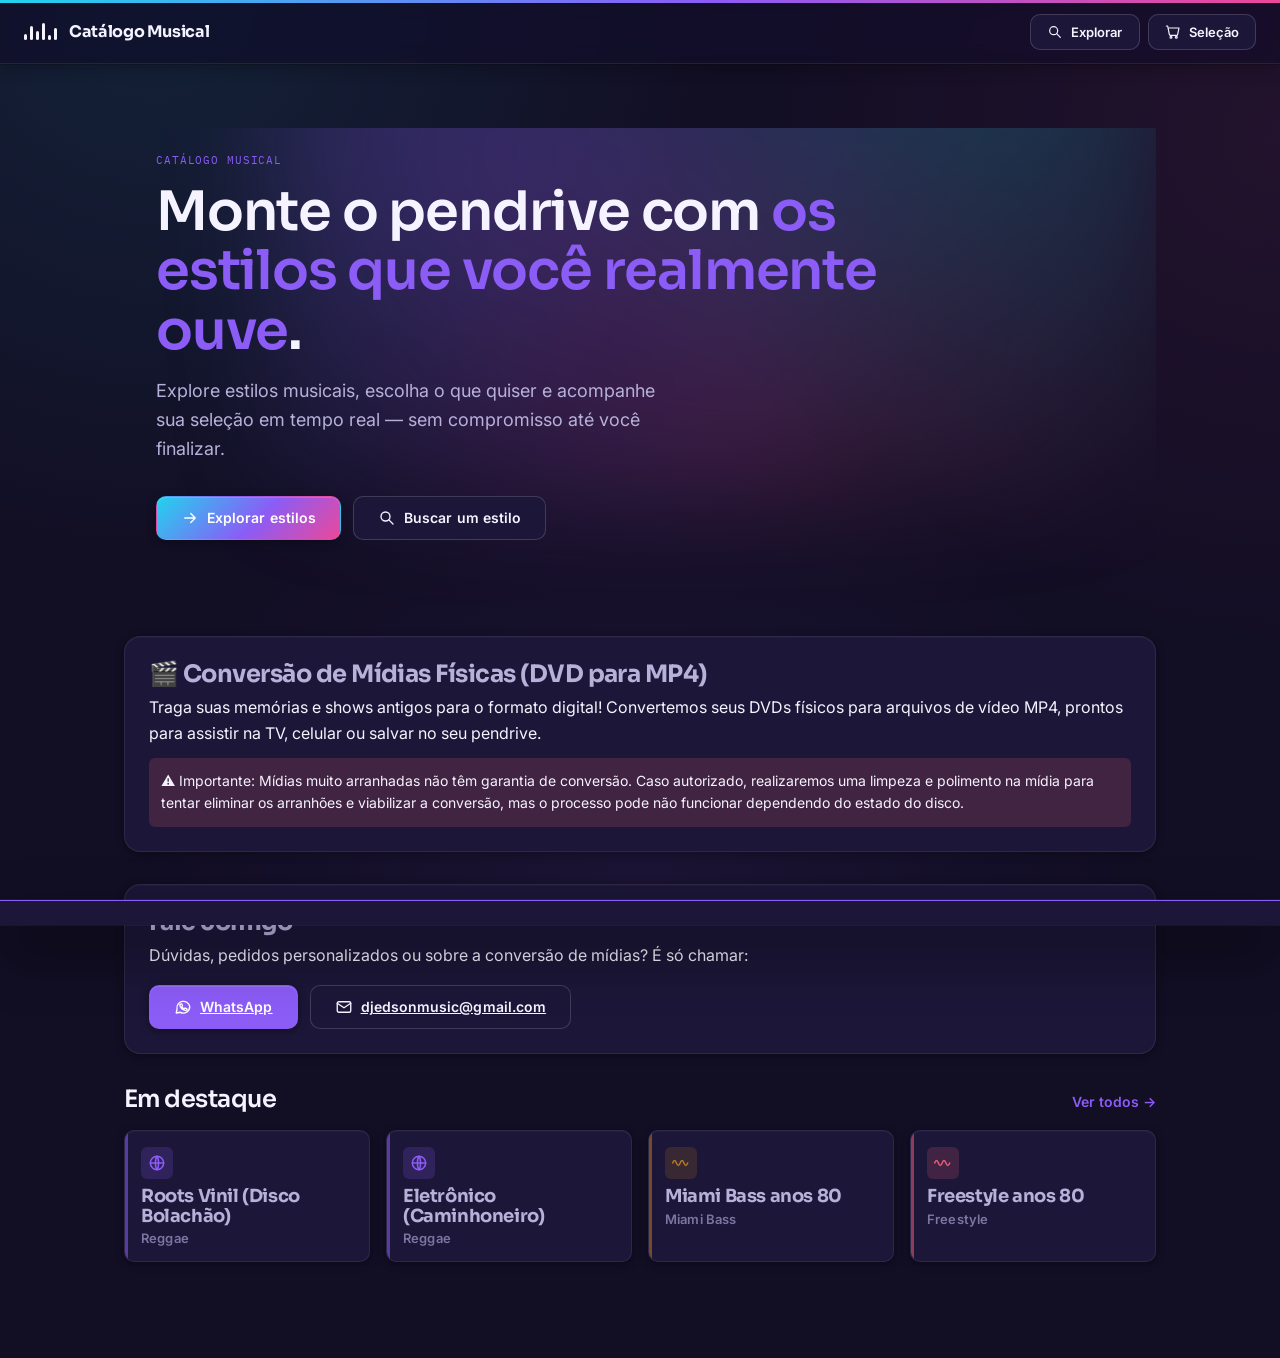
<file: index.html>
<!DOCTYPE html>
<html lang="pt-BR">
<head>
  <meta charset="UTF-8" />
  <meta name="viewport" content="width=device-width, initial-scale=1, viewport-fit=cover" />
  <title>Catálogo Musical — Monte seu pendrive</title>
  <meta name="description" content="Explore estilos musicais e monte seu pendrive personalizado." />
  <link rel="icon" href="data:image/svg+xml,%3Csvg xmlns='http://www.w3.org/2000/svg' viewBox='0 0 24 24'%3E%3Crect width='24' height='24' rx='6' fill='%234F46E5'/%3E%3Cpath d='M9 7v8.5a2.5 2.5 0 11-1.5-2.3V9l7-1.4V14a2.5 2.5 0 11-1.5-2.3V5.3z' fill='white'/%3E%3C/svg%3E">
  <link rel="preconnect" href="https://fonts.googleapis.com">
  <link rel="preconnect" href="https://fonts.gstatic.com" crossorigin>
  <link href="https://fonts.googleapis.com/css2?family=Sora:wght@600;700&family=Inter:wght@400;500;600&family=IBM+Plex+Mono:wght@500&display=swap" rel="stylesheet">
  <link rel="stylesheet" href="./styles.css" />
</head>
<body>
  <a href="#app" class="skip-link">Pular para o conteúdo</a>
  <div class="app-shell">
    <header id="app-header" class="app-header"></header>
    <main id="app" tabindex="-1"></main>
  </div>
  <div id="barra-selecao" class="selection-bar"></div>
  <div id="toast" class="toast" aria-live="polite"></div>

  <script type="module" src="./app.js"></script>
</body>
</html>
</file>
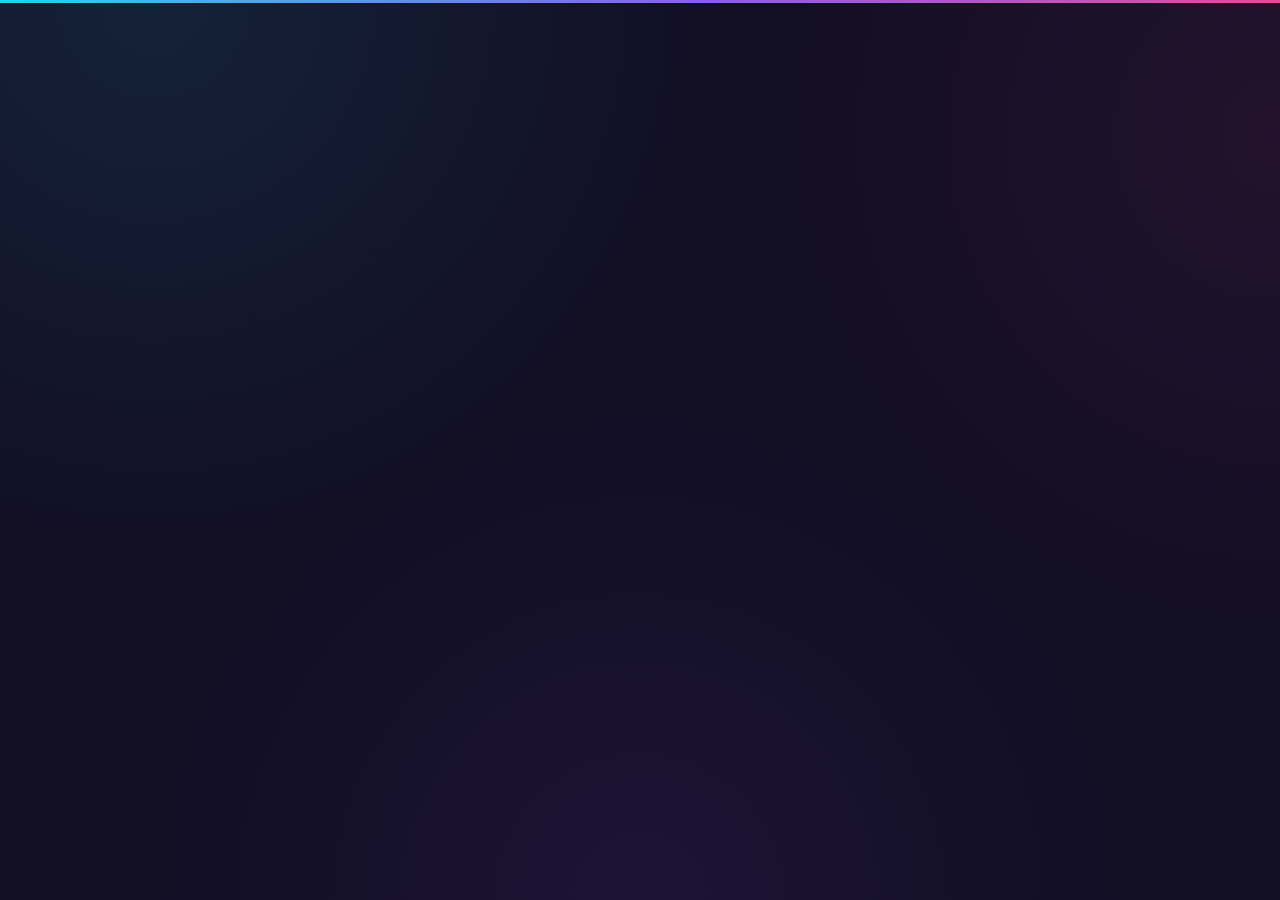
<file: admin.html>
<!DOCTYPE html>
<html lang="pt-BR">
<head>
  <meta charset="UTF-8" />
  <meta name="viewport" content="width=device-width, initial-scale=1, viewport-fit=cover" />
  <title>Admin — Estilos em Destaque | Catálogo Musical</title>
  <meta name="robots" content="noindex, nofollow" />
  <link rel="preconnect" href="https://fonts.googleapis.com">
  <link rel="preconnect" href="https://fonts.gstatic.com" crossorigin>
  <link href="https://fonts.googleapis.com/css2?family=Sora:wght@600;700&family=Inter:wght@400;500;600&family=IBM+Plex+Mono:wght@500&display=swap" rel="stylesheet">
  <link rel="stylesheet" href="./styles.css" />
  <link rel="stylesheet" href="./admin/admin.css" />
</head>
<body>
  <div class="app-shell">
    <main id="admin-app" class="container admin-app" tabindex="-1"></main>
  </div>
  <div id="toast" class="toast" aria-live="polite"></div>

  <script type="module" src="./admin/admin.js"></script>
</body>
</html>
</file>
<file: styles.css>
@import url('./design-system/tokens.css');
@import url('./design-system/components.css');

#app-header .brand svg { color: var(--color-accent); }
#app-header nav .btn svg { color: currentColor; }

/* Home — hero (sem inline styles nas telas, conforme Sprint 02) */
/* ============ Sprint 16 — Riqueza visual (gradiente, profundidade) ============ */

body {
  background-color: var(--color-bg);
  background-image:
    radial-gradient(circle at 12% 0%, rgba(34, 211, 238, 0.10), transparent 40%),
    radial-gradient(circle at 100% 15%, rgba(236, 72, 153, 0.08), transparent 35%),
    radial-gradient(circle at 50% 100%, rgba(139, 92, 246, 0.08), transparent 45%);
  background-attachment: fixed;
}

.app-header { box-shadow: 0 1px 0 rgba(0, 0, 0, 0.2), 0 4px 16px rgba(0, 0, 0, 0.25); }

/* Faixa de cor no topo da página — assinatura visual discreta */
body::before {
  content: "";
  position: fixed;
  top: 0; left: 0; right: 0;
  height: 3px;
  z-index: 200;
  background: var(--gradient-vivido);
}

.hero {
  position: relative;
  padding: var(--space-5) var(--space-5) var(--space-8) var(--space-6);
  overflow: hidden;
  isolation: isolate;
}
.hero::before {
  content: "";
  position: absolute;
  top: -180px;
  left: 50%;
  transform: translateX(-42%);
  width: 900px;
  height: 560px;
  background:
    radial-gradient(circle at 25% 35%, rgba(139, 92, 246, 0.30), transparent 60%),
    radial-gradient(circle at 78% 15%, rgba(34, 211, 238, 0.22), transparent 55%),
    radial-gradient(circle at 55% 85%, rgba(236, 72, 153, 0.18), transparent 60%);
  filter: blur(50px);
  z-index: -1;
  pointer-events: none;
}

.hero__title mark {
  background: none;
  color: var(--color-accent);
  font-weight: inherit;
  padding: 0;
}

.aviso-scroll-resultados {
  display: flex;
  align-items: center;
  gap: var(--space-2);
  margin-top: var(--space-3);
  color: var(--color-ink-faint);
  font-size: var(--text-xs);
}

/* Compensa o header fixo (sticky) para o alvo do scroll suave não ficar escondido atrás dele. */
#contador-resultado { scroll-margin-top: 80px; }

/* Cards com um pouco mais de presença mesmo em repouso */
.style-card { box-shadow: var(--shadow-sm); }
.card { box-shadow: var(--shadow-sm); }
.hero__title { font-size: var(--text-3xl); max-width: 20ch; margin-top: var(--space-3); }
.hero__lead { max-width: 46ch; margin-top: var(--space-4); font-size: var(--text-md); }
.hero__actions { display: flex; gap: var(--space-3); margin-top: var(--space-6); flex-wrap: wrap; }

.link-quiet {
  background: none;
  border: none;
  padding: var(--space-1) var(--space-2);
  margin-right: calc(var(--space-2) * -1);
  color: var(--color-accent);
  font-weight: 600;
  font-size: var(--text-sm);
  border-radius: var(--radius-sm);
  transition: background-color var(--duration-base) var(--ease-standard);
}
.link-quiet:hover { background: var(--color-accent-soft); }
.link-quiet:focus-visible { box-shadow: var(--shadow-focus); }

.chips-row { display: flex; gap: var(--space-2); flex-wrap: wrap; margin-top: var(--space-4); }

/* ============ Sprint 03 — Experiência ============ */

/* Contador de resultados da busca */
.result-counter {
  font-family: var(--font-mono);
  font-size: var(--text-xs);
  color: var(--color-ink-faint);
  margin-bottom: var(--space-4);
  min-height: 1em;
}

/* Contagem por categoria dentro do chip */
.chip__count {
  font-family: var(--font-mono);
  font-size: 0.6875rem;
  opacity: 0.65;
}

/* Agrupamento por categoria quando nenhum filtro está ativo */
.category-group + .category-group { margin-top: var(--space-7); }
.category-group__title {
  font-family: var(--font-display);
  font-size: var(--text-md);
  font-weight: 600;
  margin-bottom: var(--space-4);
  padding-bottom: var(--space-3);
  border-bottom: 1px solid var(--color-border);
}

/* Destaque do termo buscado (busca "instantânea" com feedback visual) */
mark {
  background: var(--color-accent-soft);
  color: var(--color-accent-active);
  border-radius: 3px;
  padding: 0 2px;
  font-weight: 700;
}

/* Selo "Selecionado" — pequena animação de entrada (feedback de seleção) */
.style-card__badge-selected--pop { animation: selo-pop var(--duration-base) var(--ease-standard); }
@keyframes selo-pop {
  from { transform: scale(0.6); opacity: 0; }
  to { transform: scale(1); opacity: 1; }
}

/* Toast de confirmação (adicionar/remover da seleção) */
.toast {
  position: fixed;
  left: 50%;
  bottom: calc(var(--space-6) + 64px);
  z-index: 60;
  transform: translate(-50%, 12px);
  opacity: 0;
  pointer-events: none;
  max-width: calc(100vw - var(--space-6));
  padding: var(--space-3) var(--space-5);
  border-radius: var(--radius-full);
  background: var(--color-bg-elevated);
  color: var(--color-ink);
  border: 1px solid var(--color-accent);
  font-size: var(--text-sm);
  font-weight: 600;
  box-shadow: var(--shadow-lg);
  transition: opacity var(--duration-base) var(--ease-standard),
              transform var(--duration-base) var(--ease-standard);
}
.toast.is-visible { opacity: 1; transform: translate(-50%, 0); }

/* Transição fluida entre telas (item 1 da Sprint 03) */
.view-transition { animation: view-entrar var(--duration-base) var(--ease-standard); }
@keyframes view-entrar {
  from { opacity: 0; transform: translateY(6px); }
  to { opacity: 1; transform: translateY(0); }
}

@media (max-width: 768px) {
  .container { max-width: 100%; }
}

/* ============ Sprint 06 — Seleção ============ */

/* Pulso discreto na contagem da barra de seleção quando ela muda */
.pulso-contagem { display: inline-block; animation: pulso var(--duration-base) var(--ease-standard); }
@keyframes pulso {
  0% { transform: scale(1); }
  40% { transform: scale(1.28); }
  100% { transform: scale(1); }
}

/* Colapso animado ao remover um item da lista de seleção */
.line-item {
  overflow: hidden;
  max-height: 96px;
  transition: max-height var(--duration-base) var(--ease-standard),
              opacity var(--duration-base) var(--ease-standard),
              margin var(--duration-base) var(--ease-standard),
              padding var(--duration-base) var(--ease-standard),
              border-color var(--duration-base) var(--ease-standard);
}
.line-item.is-removendo {
  opacity: 0;
  max-height: 0;
  padding-top: 0; padding-bottom: 0;
  margin: 0;
  border-width: 0;
  pointer-events: none;
}

/* Selo de "muitos itens" no resumo do pedido — reconhecimento discreto */
.badge-generosa {
  display: inline-flex;
  align-items: center;
  gap: 4px;
  padding: 2px var(--space-2);
  border-radius: var(--radius-full);
  font-size: var(--text-xs);
  font-weight: 600;
  background: var(--color-success-soft);
  color: var(--color-success);
}

/* ============ Sprint 07 — Finalizar (checkout) ============ */
.checkout-card {
  max-width: 560px;
  margin: 0 auto;
  padding: var(--space-7);
  text-align: center;
}
.checkout-card__icone { color: var(--color-success); }
.checkout-card__resumo {
  text-align: left;
  margin-top: var(--space-6);
  padding-top: var(--space-5);
  border-top: 1px solid var(--color-border);
}
.checkout-card__pre {
  margin: 0;
  padding: var(--space-4);
  background: var(--color-bg-sunken);
  border: 1px solid var(--color-border);
  border-radius: var(--radius-md);
  font-family: var(--font-mono);
  font-size: var(--text-xs);
  line-height: var(--leading-normal);
  color: var(--color-ink);
  white-space: pre-wrap;
  word-break: break-word;
  max-height: 220px;
  overflow-y: auto;
}

/* Sprint 17 — feedback de UX: aumentar o contraste do texto na tela de
   Finalizar Pedido. Como o tema é escuro, contraste mais alto aqui
   significa texto mais CLARO (próximo do branco), não mais escuro —
   escurecer o texto sobre um fundo já escuro reduziria a legibilidade
   em vez de melhorá-la. */
.tela-finalizar p,
.tela-finalizar .eyebrow + strong,
.tela-finalizar .entrega-opcao span {
  color: var(--color-ink);
}

@media (max-width: 640px) {
  .checkout-card { padding: var(--space-5); }
}

.checkout-contato {
  text-align: left;
  margin-top: var(--space-6);
  padding-top: var(--space-5);
  border-top: 1px solid var(--color-border);
}
.checkout-contato__botoes {
  display: flex;
  flex-wrap: wrap;
  gap: var(--space-3);
}
.checkout-contato__botoes .btn { text-decoration: none; }

/* ============ Sprint 14 — Entrega e resumo sem preço ============ */
.entrega-opcoes {
  border: none;
  margin: 0;
  padding: 0;
  display: flex;
  flex-direction: column;
  gap: var(--space-3);
}
.entrega-opcao {
  display: flex;
  align-items: center;
  gap: var(--space-3);
  padding: var(--space-4);
  border: 1px solid var(--color-border);
  border-radius: var(--radius-md);
  cursor: pointer;
  transition: border-color var(--duration-base) var(--ease-standard),
              background-color var(--duration-base) var(--ease-standard);
}
.entrega-opcao:hover { border-color: var(--color-border-strong); }
.entrega-opcao:has(input:checked) {
  border-color: var(--color-accent);
  background: var(--color-accent-soft);
}
.entrega-opcao input[type="radio"] {
  width: 18px;
  height: 18px;
  accent-color: var(--color-accent);
  flex-shrink: 0;
}
.entrega-opcao span { font-size: var(--text-sm); font-weight: 500; }

.campo-observacoes {
  width: 100%;
  margin-top: var(--space-2);
  padding: var(--space-3) var(--space-4);
  border: 1px solid var(--color-border-strong);
  border-radius: var(--radius-md);
  font-family: var(--font-body);
  font-size: var(--text-base);
  color: var(--color-ink);
  resize: vertical;
  transition: border-color var(--duration-base) var(--ease-standard),
              box-shadow var(--duration-base) var(--ease-standard);
}
.campo-observacoes:focus-visible {
  border-color: var(--color-accent);
  box-shadow: var(--shadow-focus);
}

.checkout-resumo-campos {
  display: grid;
  grid-template-columns: repeat(auto-fit, minmax(140px, 1fr));
  gap: var(--space-4);
  text-align: left;
  margin-top: var(--space-6);
  padding-top: var(--space-5);
  border-top: 1px solid var(--color-border);
}
.checkout-resumo-campos strong {
  display: block;
  margin-top: var(--space-1);
  font-family: var(--font-mono);
  font-size: var(--text-sm);
}

/* ============ Sprint 11 — Produção ============ */

/* Carregamento inicial (evita tela em branco em conexões lentas) */
.carregamento-inicial {
  display: flex;
  align-items: center;
  justify-content: center;
  min-height: 50vh;
}
.carregamento-inicial__spinner {
  width: 28px;
  height: 28px;
  border-radius: 50%;
  border: 3px solid var(--color-border-strong);
  border-top-color: var(--color-accent);
  animation: girar 700ms linear infinite;
}
@keyframes girar { to { transform: rotate(360deg); } }

/* Link de acessibilidade: só aparece quando focado via teclado */
.skip-link {
  position: absolute;
  top: -48px;
  left: var(--space-4);
  z-index: 100;
  padding: var(--space-2) var(--space-4);
  background: var(--color-accent);
  color: #fff;
  border-radius: var(--radius-sm);
  font-size: var(--text-sm);
  font-weight: 600;
  transition: top var(--duration-fast) var(--ease-standard);
}
.skip-link:focus { top: var(--space-3); }


/* ============ Sprint 07 — Resumo do pedido (hierarquia) ============ */
.checkout-hero {
  display: flex;
  flex-direction: column;
  align-items: center;
  text-align: center;
  gap: var(--space-1);
  padding: var(--space-6) var(--space-5);
  margin-bottom: var(--space-4);
  background: var(--gradient-vivido);
  border-color: transparent;
}
.checkout-hero__label {
  font-family: var(--font-mono);
  font-size: var(--text-xs);
  letter-spacing: var(--tracking-wide);
  text-transform: uppercase;
  color: rgba(255, 255, 255, 0.6);
}
.checkout-hero__valor {
  font-family: var(--font-mono);
  font-weight: 500;
  font-size: var(--text-3xl);
  letter-spacing: -0.01em;
  color: #fff;
}
.checkout-hero__nota {
  font-size: var(--text-xs);
  color: rgba(255, 255, 255, 0.5);
  max-width: 40ch;
}

.stat-grid--secundaria { margin-bottom: var(--space-6); }

.checkout-section-title {
  font-size: var(--text-base);
  font-weight: 600;
  margin-bottom: var(--space-4);
}

.checkout-confirmacao {
  list-style: none;
  margin: 0 0 var(--space-6);
  padding: 0;
  display: flex;
  flex-direction: column;
  gap: var(--space-2);
}
.checkout-confirmacao li {
  display: flex;
  align-items: center;
  gap: var(--space-2);
  font-size: var(--text-sm);
  color: var(--color-ink-soft);
}
.checkout-confirmacao li svg { color: var(--color-success); flex-shrink: 0; }

.checkout-cta { min-height: 56px; font-size: var(--text-md); }
.checkout-cta__nota {
  text-align: center;
  font-size: var(--text-xs);
  color: var(--color-ink-faint);
  margin-top: var(--space-2);
}

@media (max-width: 640px) {
  .checkout-hero__valor { font-size: var(--text-2xl); }
}

/* ============ Sprint 08 — Preview de áudio ============ */

.preview-player {
  display: flex;
  align-items: center;
  gap: var(--space-3);
  padding: var(--space-3);
  background: var(--color-bg-sunken);
  border-radius: var(--radius-md);
}
.preview-player--indisponivel { color: var(--color-ink-faint); }

.preview-player__botao {
  display: inline-flex;
  align-items: center;
  justify-content: center;
  width: 36px;
  height: 36px;
  flex-shrink: 0;
  border-radius: var(--radius-full);
  border: none;
  background: var(--gradient-vivido);
  color: #fff;
  transition: background-color var(--duration-base) var(--ease-standard),
              transform var(--duration-fast) var(--ease-standard);
}
.preview-player__botao:hover { background: #26262F; }
.preview-player__botao:active { transform: scale(0.94); }
.preview-player__botao--desabilitado {
  background: var(--color-border-strong);
  color: var(--color-ink-faint);
}

.preview-player__corpo { flex: 1; min-width: 0; }
.preview-player__controls {
  display: flex;
  align-items: center;
  gap: var(--space-2);
}
.preview-player__nav,
.preview-player__botao {
  display: inline-flex;
  align-items: center;
  justify-content: center;
  width: 36px;
  height: 36px;
  flex-shrink: 0;
  border-radius: var(--radius-full);
  border: none;
  background: transparent;
  color: var(--color-ink-strong);
  transition: background-color var(--duration-base) var(--ease-standard),
              transform var(--duration-fast) var(--ease-standard);
}
.preview-player__botao {
  background: var(--gradient-vivido);
  color: #fff;
}
.preview-player__nav:hover:not(:disabled) { background: rgba(255,255,255,0.06); }
.preview-player__nav:disabled { opacity: 0.45; cursor: not-allowed; }
.preview-player__botao:hover { background: #26262F; }
.preview-player__botao:active,
.preview-player__nav:active { transform: scale(0.94); }
.preview-player__trilha {
  height: 4px;
  border-radius: var(--radius-full);
  background: var(--color-border-strong);
  overflow: hidden;
}
.preview-player__progresso {
  height: 100%;
  background: var(--color-accent);
  border-radius: var(--radius-full);
  transition: width 120ms linear;
}
.preview-player__legenda {
  display: block;
  margin-top: var(--space-1);
  font-size: var(--text-xs);
  color: var(--color-ink-faint);
}

.preview-player.is-carregando .preview-player__botao { opacity: 0.7; }
.preview-player.is-tocando .preview-player__trilha { background: var(--color-accent-soft); }

/* Selo discreto no card cujo preview está tocando na grade */
.style-card.is-tocando-preview { border-color: var(--color-accent); }
.style-card.is-tocando-preview::after {
  content: "";
  position: absolute;
  top: var(--space-4);
  right: var(--space-4);
  width: 8px;
  height: 8px;
  border-radius: 50%;
  background: var(--color-accent);
  animation: pulso-suave 1.4s var(--ease-standard) infinite;
}
@keyframes pulso-suave {
  0%, 100% { opacity: 1; transform: scale(1); }
  50% { opacity: 0.4; transform: scale(0.8); }
}





@media (max-width: 640px) {
  .hero__title { font-size: var(--text-2xl) !important; }
}
</file>
<file: admin/admin.css>
/* Painel Admin — Estilos em Destaque (Sprint 17).
   Página separada da SPA do cliente (não faz parte de app.js/index.html)
   para não expor nenhum controle administrativo na navegação pública. */

.admin-app { padding-block: var(--space-6) var(--space-10); }

.admin-header { margin-bottom: var(--space-6); }
.admin-header h1 { font-size: var(--text-xl); }
.admin-header p { color: var(--color-text-secondary); margin-top: var(--space-2); max-width: 62ch; }

.admin-grid {
  display: grid;
  grid-template-columns: 1fr;
  gap: var(--space-6);
}
@media (min-width: 860px) {
  .admin-grid { grid-template-columns: 1.3fr 1fr; align-items: start; }
}

.admin-col-title {
  font-size: var(--text-sm);
  font-weight: 600;
  color: var(--color-text-secondary);
  text-transform: uppercase;
  letter-spacing: .04em;
  margin-bottom: var(--space-3);
}

.admin-lista-categoria { margin-bottom: var(--space-5); }
.admin-lista-categoria h3 {
  font-size: var(--text-sm);
  color: var(--color-ink-faint);
  margin-bottom: var(--space-2);
}

.admin-item {
  display: flex;
  align-items: center;
  gap: var(--space-3);
  padding: var(--space-3);
  border-radius: var(--radius-md);
  border: 1px solid transparent;
  cursor: pointer;
}
.admin-item:hover { background: var(--color-bg-sunken); }
.admin-item.is-selecionado {
  background: var(--color-accent-soft, rgba(79,70,229,.12));
  border-color: var(--color-accent);
}
.admin-item input[type="checkbox"] { width: 18px; height: 18px; accent-color: var(--color-accent); flex-shrink: 0; }
.admin-item__nome { font-weight: 500; }
.admin-item__meta { font-size: var(--text-xs); color: var(--color-ink-faint); }

.admin-selecionados { position: sticky; top: var(--space-6); }
.admin-selecionados-lista { display: flex; flex-direction: column; gap: var(--space-2); }

.admin-selecionado {
  display: flex;
  align-items: center;
  gap: var(--space-3);
  padding: var(--space-3);
  background: var(--color-bg-elevated);
  border: 1px solid var(--color-border);
  border-radius: var(--radius-md);
}
.admin-selecionado__ordem {
  width: 24px; height: 24px;
  display: flex; align-items: center; justify-content: center;
  background: var(--color-accent); color: #fff;
  border-radius: 50%;
  font-size: var(--text-xs); font-weight: 700;
  flex-shrink: 0;
}
.admin-selecionado__nome { flex: 1; font-size: var(--text-sm); font-weight: 500; }
.admin-selecionado__acoes { display: flex; gap: var(--space-1); }
.admin-selecionado__acoes button {
  width: 28px; height: 28px;
  display: flex; align-items: center; justify-content: center;
  border: 1px solid var(--color-border);
  background: var(--color-bg-elevated);
  border-radius: var(--radius-sm);
  cursor: pointer;
  color: var(--color-ink);
}
.admin-selecionado__acoes button:hover { background: var(--color-bg-sunken); }
.admin-selecionado__acoes button:disabled { opacity: .35; cursor: not-allowed; }

.admin-vazio { color: var(--color-ink-faint); font-size: var(--text-sm); padding: var(--space-4) 0; }

.admin-acoes { display: flex; flex-wrap: wrap; gap: var(--space-3); margin-top: var(--space-5); }

.admin-passo-a-passo {
  margin-top: var(--space-5);
  padding: var(--space-4);
  background: var(--color-bg-sunken);
  border-radius: var(--radius-md);
  font-size: var(--text-sm);
  color: var(--color-text-secondary);
}
.admin-passo-a-passo code {
  font-family: 'IBM Plex Mono', monospace;
  background: var(--color-bg-elevated);
  padding: 1px 6px;
  border-radius: 4px;
}

.admin-import {
  margin-bottom: var(--space-6);
  padding: var(--space-5);
  border: 1px solid var(--color-border);
  border-radius: var(--radius-md);
  background: var(--color-bg-elevated);
}
.admin-import__descricao {
  display: flex;
  flex-direction: column;
  gap: var(--space-3);
  margin-bottom: var(--space-4);
}
.admin-import__descricao h2 {
  margin: 0;
  font-size: var(--text-lg);
}
.admin-import__acoes {
  display: flex;
  gap: var(--space-3);
  flex-wrap: wrap;
}
.admin-import-summary {
  margin-top: var(--space-5);
  padding: var(--space-4);
  border-radius: var(--radius-md);
  background: var(--color-bg-sunken);
  color: var(--color-text-secondary);
  font-size: var(--text-sm);
}
.admin-import-summary__texto {
  margin: 0;
}
.admin-import-summary--erro {
  border: 1px solid #E53E3E;
  background: rgba(229, 62, 62, 0.08);
  color: #742A2A;
}
.admin-import-summary--resumo {
  border: 1px solid var(--color-border);
  background: var(--color-bg-elevated);
  color: var(--color-ink);
}
.admin-import-summary--sucesso {
  border: 1px solid #2F855A;
  background: rgba(46, 160, 67, 0.08);
  color: #22543D;
}
.admin-import-summary__grupo {
  margin-top: var(--space-3);
}
.admin-import-summary__grupo ul {
  margin: var(--space-2) 0 0;
  padding-left: var(--space-5);
}
.admin-import-summary__grupo li {
  margin-bottom: calc(var(--space-1) / 2);
}
</file>
